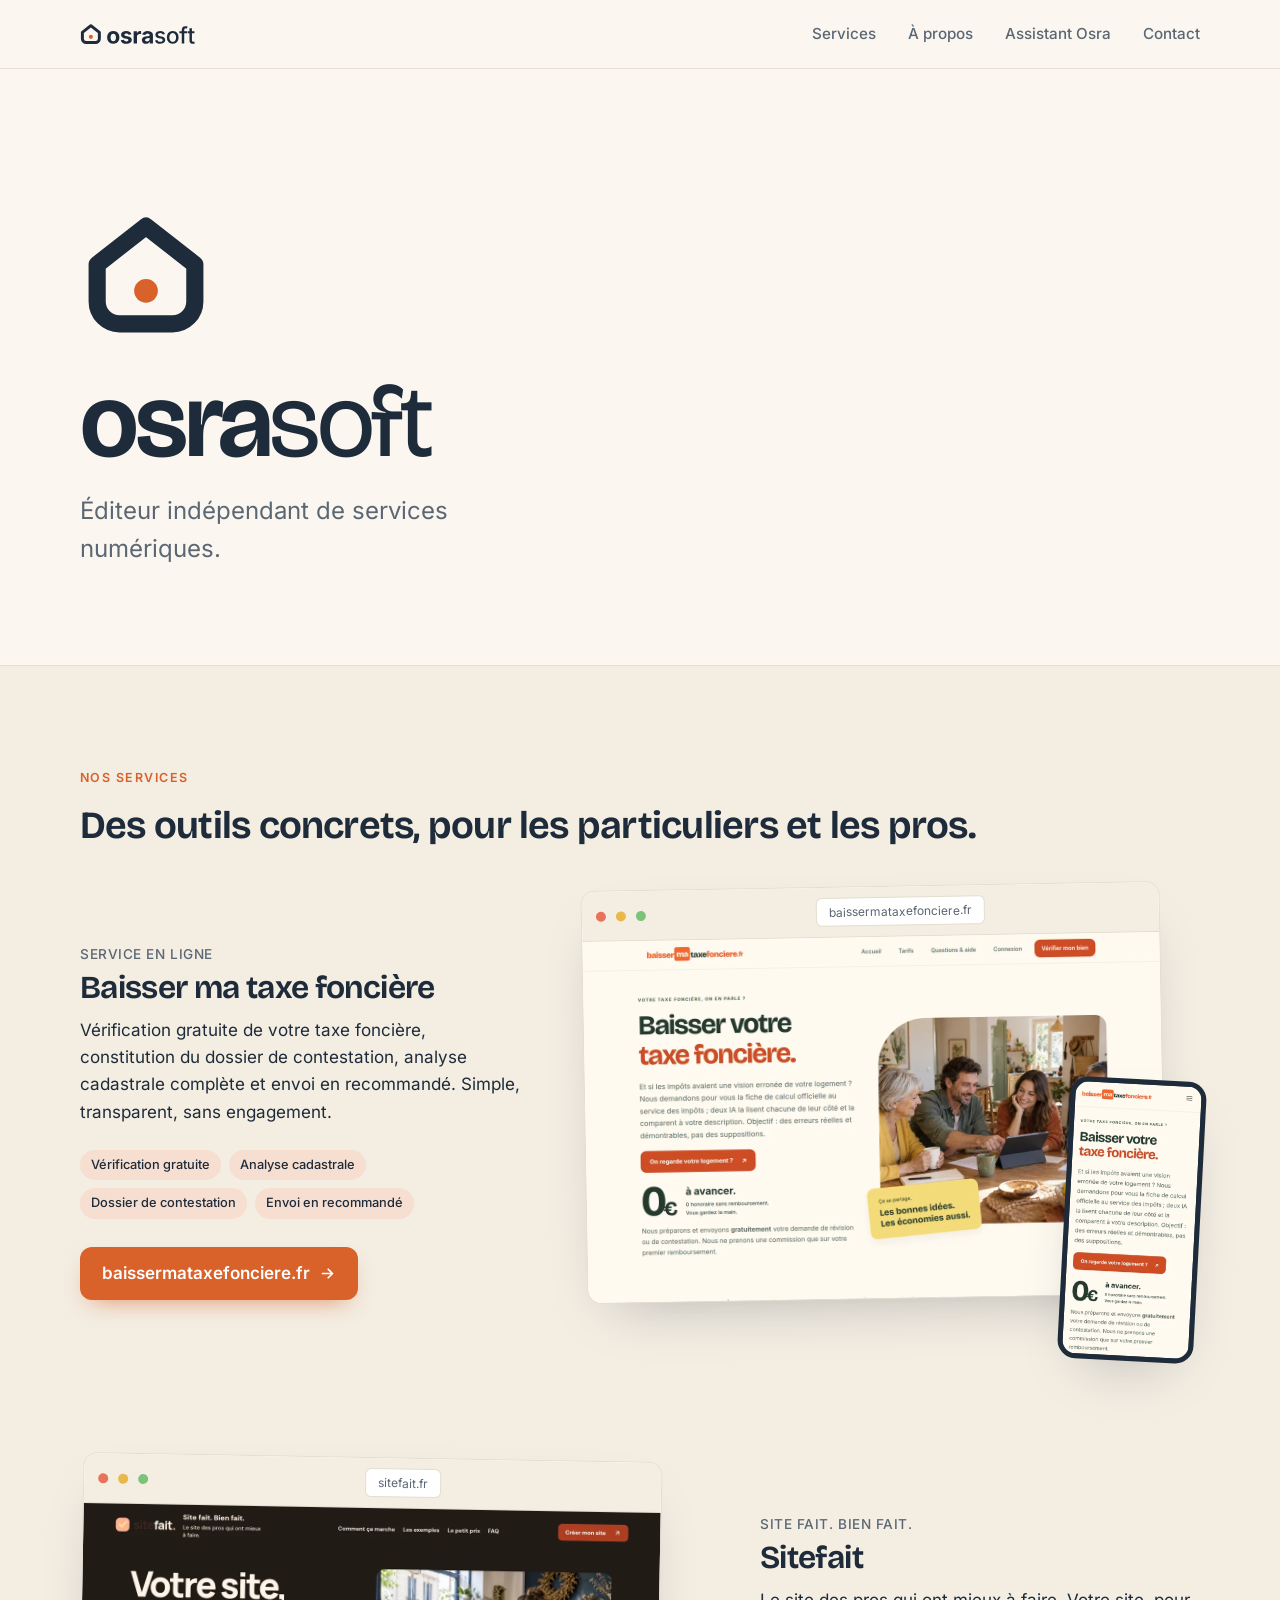
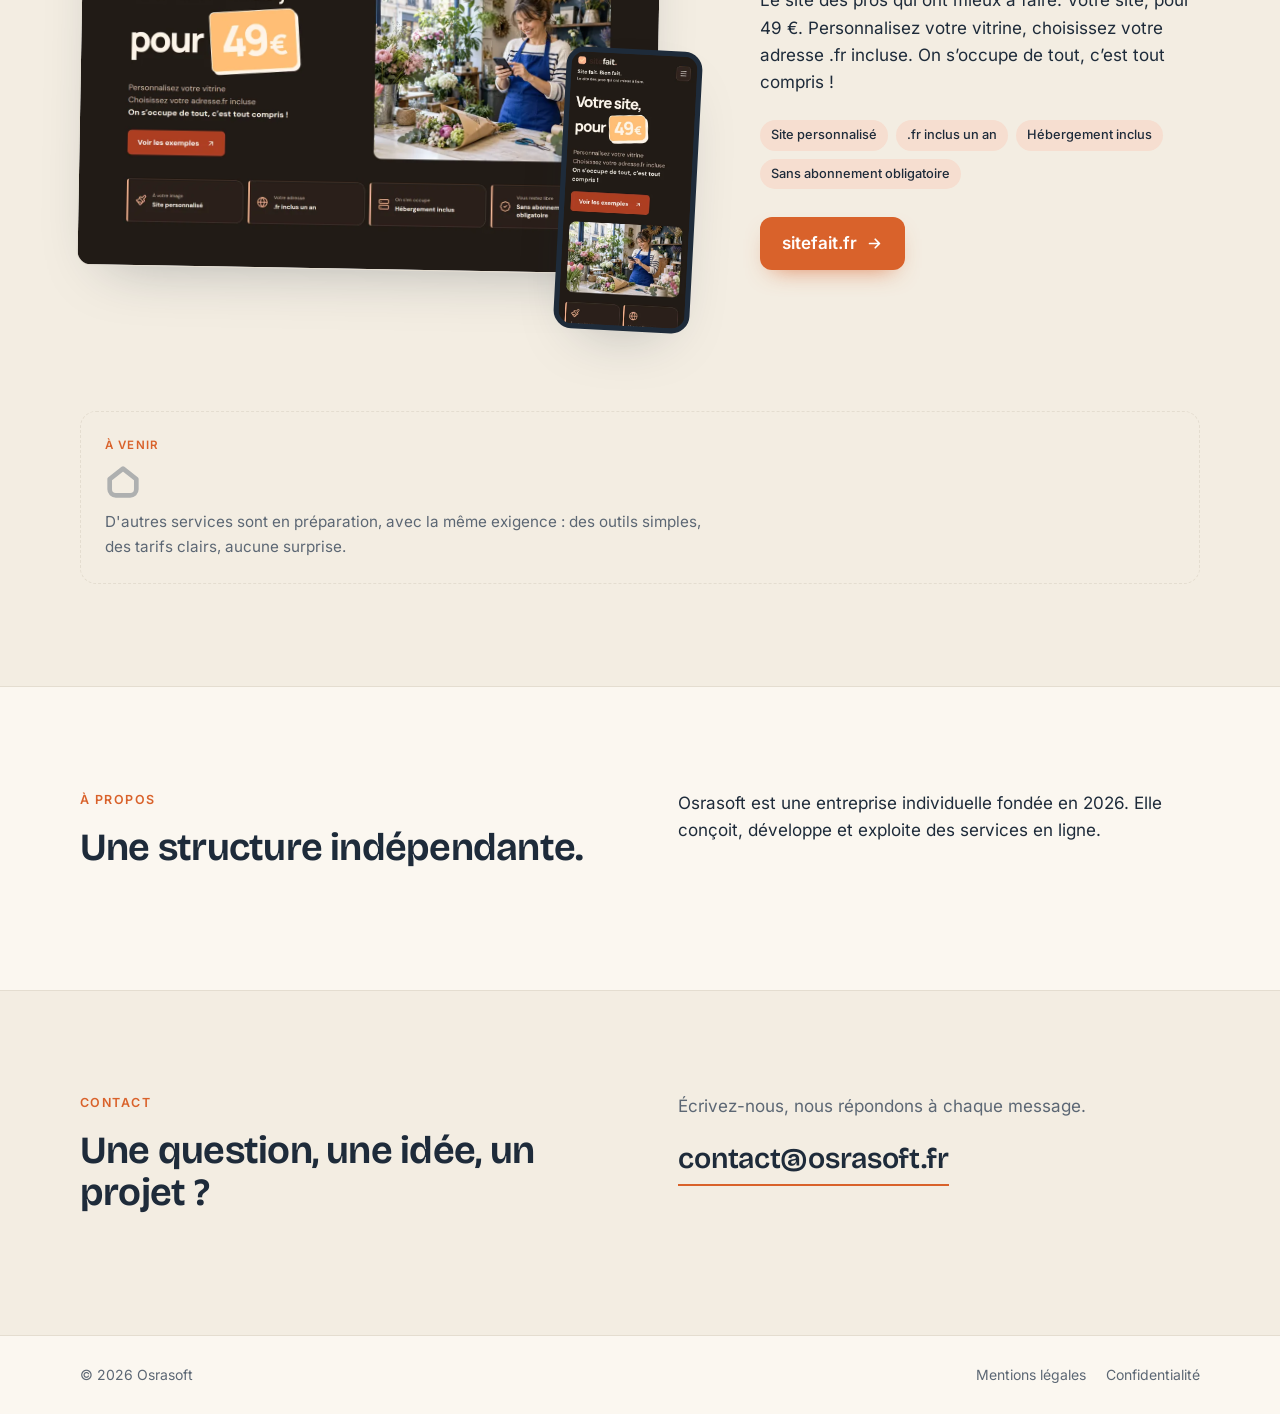
<file: index.html>
<!DOCTYPE html>
<html lang="fr">
<head>
<meta charset="utf-8">
<meta name="viewport" content="width=device-width, initial-scale=1">
<title>Osrasoft · Éditeur indépendant de services numériques</title>
<meta name="description" content="Osrasoft est un éditeur indépendant de services numériques : Baisser ma taxe foncière et Sitefait.">
<link rel="canonical" href="https://osrasoft.fr/">
<meta name="theme-color" content="#FBF7F0" media="(prefers-color-scheme: light)">
<meta name="theme-color" content="#16202B" media="(prefers-color-scheme: dark)">
<meta property="og:type" content="website">
<meta property="og:title" content="Osrasoft">
<meta property="og:description" content="Éditeur indépendant de services numériques.">
<meta property="og:image" content="https://osrasoft.fr/assets/og.png">
<meta property="og:url" content="https://osrasoft.fr/">
<meta name="twitter:card" content="summary_large_image">
<link rel="icon" href="/favicon.svg" type="image/svg+xml">
<link rel="icon" href="/assets/favicon-32.png" sizes="32x32" type="image/png">
<link rel="apple-touch-icon" href="/assets/apple-touch-icon.png">
<link rel="preload" href="/assets/fonts/BricolageGrotesque-Variable.woff2" as="font" type="font/woff2" crossorigin>
<link rel="preload" href="/assets/fonts/Inter-Regular.woff2" as="font" type="font/woff2" crossorigin>
<link rel="stylesheet" href="/assets/site.css">
</head>
<body>

<header class="site-header">
  <div class="wrap">
    <a class="brand" href="/" aria-label="Osrasoft, accueil">
      <img class="logo-light" src="/assets/logo.svg" alt="Osrasoft" width="385" height="100">
      <img class="logo-dark" src="/assets/logo-dark.svg" alt="" aria-hidden="true" width="385" height="100">
    </a>
    <nav class="nav" aria-label="Navigation principale">
      <a href="#services">Services</a>
      <a href="#a-propos">À propos</a>
      <a class="nav-app" href="https://osradevice.osrasoft.fr/" rel="noopener">Assistant Osra</a>
      <a href="#contact">Contact</a>
    </nav>
  </div>
</header>

<main>
  <section class="hero" id="accueil">
    <div class="wrap">
      <img class="mark" src="/assets/mark.svg" alt="" aria-hidden="true" width="100" height="100">
      <h1>osra<span class="soft">soft</span></h1>
      <p class="tagline">Éditeur indépendant de services numériques.</p>
    </div>
  </section>

  <section id="services" class="alt">
    <div class="wrap">
      <p class="eyebrow">Nos services</p>
      <h2>Des outils concrets, pour les particuliers et les pros.</h2>
      <div class="service" style="margin-top: 2.5rem">
        <div>
          <h3><small>Service en ligne</small>Baisser ma taxe foncière</h3>
          <p>Vérification gratuite de votre taxe foncière, constitution du dossier de contestation, analyse cadastrale complète et envoi en recommandé. Simple, transparent, sans engagement.</p>
          <div class="tags">
            <span>Vérification gratuite</span>
            <span>Analyse cadastrale</span>
            <span>Dossier de contestation</span>
            <span>Envoi en recommandé</span>
          </div>
          <a class="btn" href="https://baissermataxefonciere.fr" rel="noopener">
            baissermataxefonciere.fr
            <svg viewBox="0 0 24 24" fill="none" stroke="currentColor" stroke-width="2.4" stroke-linecap="round" stroke-linejoin="round" aria-hidden="true"><path d="M5 12h14M13 6l6 6-6 6"/></svg>
          </a>
        </div>
        <a class="preview" href="https://baissermataxefonciere.fr" rel="noopener" aria-label="Voir le site baissermataxefonciere.fr">
          <div class="browser">
            <div class="browser-bar"><i></i><i></i><i></i><span>baissermataxefonciere.fr</span></div>
            <img src="/assets/bmtf-desktop.webp" alt="Page d'accueil de baissermataxefonciere.fr" width="1200" height="750" loading="lazy">
          </div>
          <div class="phone">
            <img src="/assets/bmtf-mobile.webp" alt="" aria-hidden="true" width="390" height="844" loading="lazy">
          </div>
        </a>
      </div>

      <div class="service service-reverse">
        <div>
          <h3><small>Site fait. Bien fait.</small>Sitefait</h3>
          <p>Le site des pros qui ont mieux à faire. Votre site, pour 49 €. Personnalisez votre vitrine, choisissez votre adresse .fr incluse. On s’occupe de tout, c’est tout compris !</p>
          <div class="tags">
            <span>Site personnalisé</span>
            <span>.fr inclus un an</span>
            <span>Hébergement inclus</span>
            <span>Sans abonnement obligatoire</span>
          </div>
          <a class="btn" href="https://sitefait.fr" rel="noopener">
            sitefait.fr
            <svg viewBox="0 0 24 24" fill="none" stroke="currentColor" stroke-width="2.4" stroke-linecap="round" stroke-linejoin="round" aria-hidden="true"><path d="M5 12h14M13 6l6 6-6 6"/></svg>
          </a>
        </div>
        <a class="preview" href="https://sitefait.fr" rel="noopener" aria-label="Voir le site sitefait.fr">
          <div class="browser">
            <div class="browser-bar"><i></i><i></i><i></i><span>sitefait.fr</span></div>
            <img src="/assets/sitefait-desktop.webp" alt="Page d'accueil de sitefait.fr" width="1200" height="750" loading="lazy">
          </div>
          <div class="phone">
            <img src="/assets/sitefait-mobile.webp" alt="" aria-hidden="true" width="390" height="844" loading="lazy">
          </div>
        </a>
      </div>

      <div class="upcoming">
        <div class="card">
          <span class="pill">À venir</span>
          <svg class="mark-outline" viewBox="0 0 100 100" aria-hidden="true"><path d="M50 13 L87 42 L87 70 A17 17 0 0 1 70 87 L30 87 A17 17 0 0 1 13 70 L13 42 Z" fill="none" stroke="currentColor" stroke-width="13" stroke-linejoin="round"/></svg>
          <p>D'autres services sont en préparation, avec la même exigence : des outils simples, des tarifs clairs, aucune surprise.</p>
        </div>
      </div>
    </div>
  </section>

  <section id="a-propos">
    <div class="wrap two-col">
      <div>
        <p class="eyebrow">À propos</p>
        <h2>Une structure indépendante.</h2>
      </div>
      <div>
        <p>Osrasoft est une entreprise individuelle fondée en 2026. Elle conçoit, développe et exploite des services en ligne.</p>
      </div>
    </div>
  </section>

  <section id="contact" class="alt">
    <div class="wrap two-col">
      <div>
        <p class="eyebrow">Contact</p>
        <h2>Une question, une idée, un projet ?</h2>
      </div>
      <div>
        <p class="muted">Écrivez-nous, nous répondons à chaque message.</p>
        <a class="contact-mail" href="mailto:contact@osrasoft.fr">contact@osrasoft.fr</a>
      </div>
    </div>
  </section>
</main>

<footer class="site-footer">
  <div class="wrap">
    <span>© 2026 Osrasoft</span>
    <nav aria-label="Pages légales">
      <a href="/mentions-legales.html">Mentions légales</a>
      <a href="/confidentialite.html">Confidentialité</a>
    </nav>
  </div>
</footer>

</body>
</html>
</file>
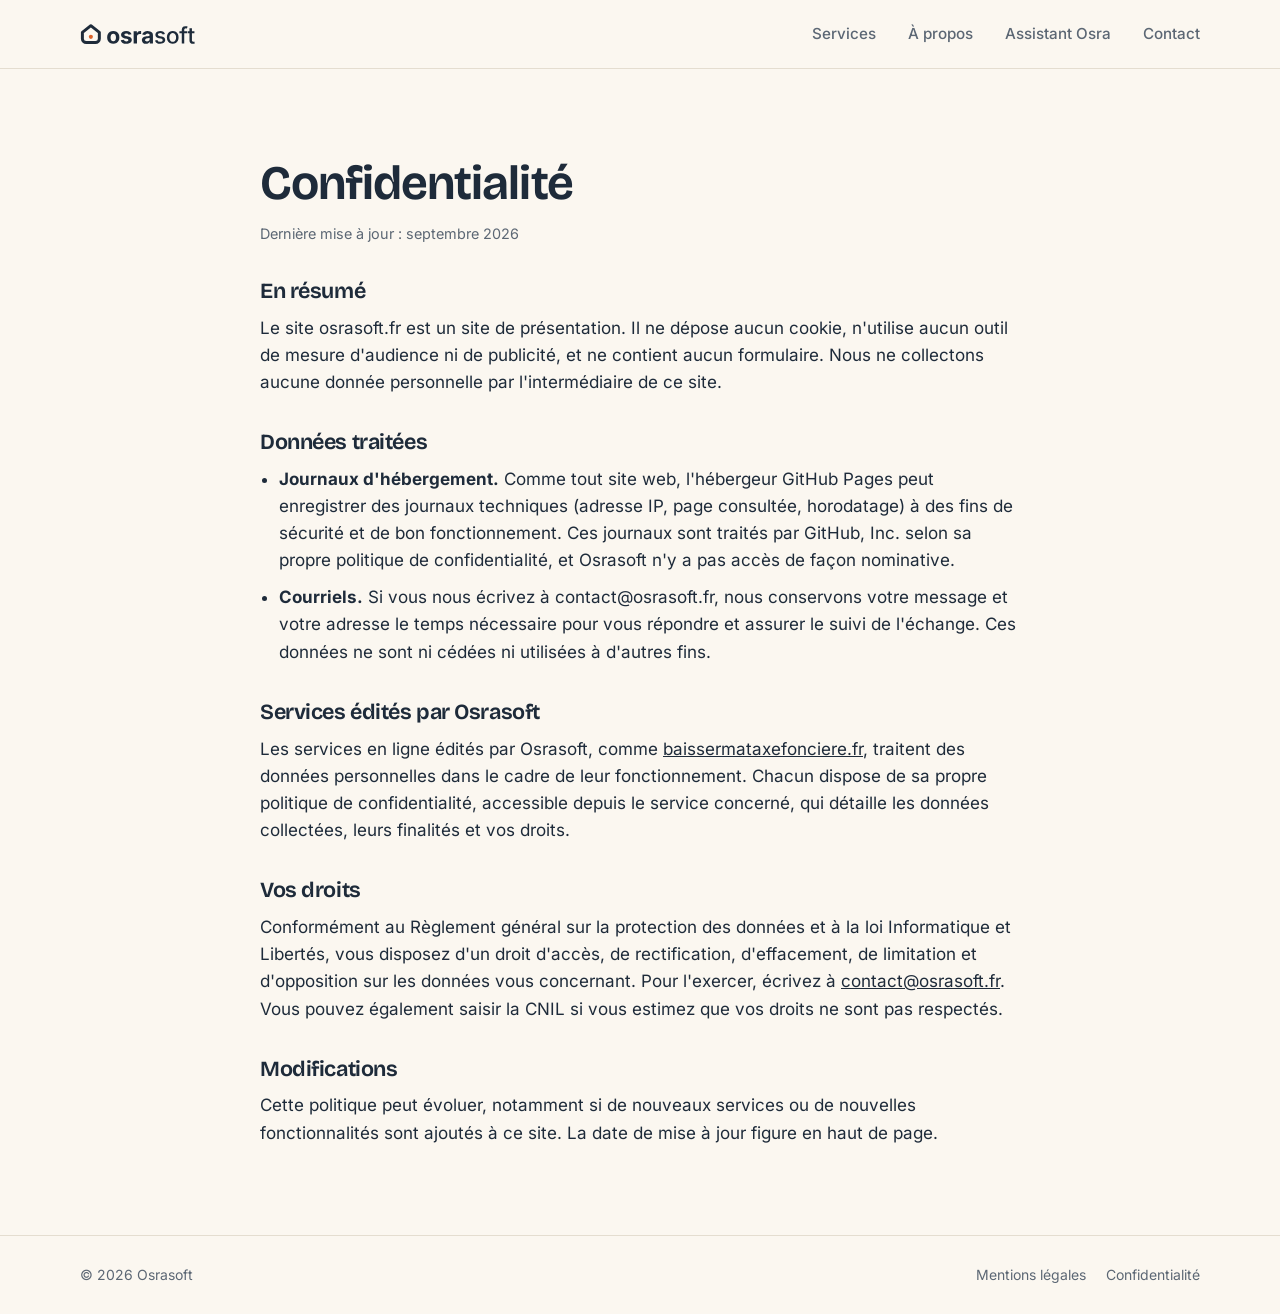
<file: confidentialite.html>
<!DOCTYPE html>
<html lang="fr">
<head>
<meta charset="utf-8">
<meta name="viewport" content="width=device-width, initial-scale=1">
<title>Confidentialité · Osrasoft</title>
<meta name="description" content="Politique de confidentialité du site osrasoft.fr.">
<meta name="robots" content="noindex, follow">
<link rel="canonical" href="https://osrasoft.fr/confidentialite.html">
<link rel="icon" href="/favicon.svg" type="image/svg+xml">
<link rel="apple-touch-icon" href="/assets/apple-touch-icon.png">
<link rel="stylesheet" href="/assets/site.css">
</head>
<body>

<header class="site-header">
  <div class="wrap">
    <a class="brand" href="/" aria-label="Osrasoft, accueil">
      <img class="logo-light" src="/assets/logo.svg" alt="Osrasoft" width="385" height="100">
      <img class="logo-dark" src="/assets/logo-dark.svg" alt="" aria-hidden="true" width="385" height="100">
    </a>
    <nav class="nav" aria-label="Navigation principale">
      <a href="/#services">Services</a>
      <a href="/#a-propos">À propos</a>
      <a class="nav-app" href="https://osradevice.osrasoft.fr/" rel="noopener">Assistant Osra</a>
      <a href="/#contact">Contact</a>
    </nav>
  </div>
</header>

<main class="legal">
  <div class="wrap">
    <h1>Confidentialité</h1>
    <p class="updated">Dernière mise à jour : septembre 2026</p>

    <h2>En résumé</h2>
    <p>Le site osrasoft.fr est un site de présentation. Il ne dépose aucun cookie, n'utilise aucun outil de mesure d'audience ni de publicité, et ne contient aucun formulaire. Nous ne collectons aucune donnée personnelle par l'intermédiaire de ce site.</p>

    <h2>Données traitées</h2>
    <ul>
      <li><strong>Journaux d'hébergement.</strong> Comme tout site web, l'hébergeur GitHub Pages peut enregistrer des journaux techniques (adresse IP, page consultée, horodatage) à des fins de sécurité et de bon fonctionnement. Ces journaux sont traités par GitHub, Inc. selon sa propre politique de confidentialité, et Osrasoft n'y a pas accès de façon nominative.</li>
      <li><strong>Courriels.</strong> Si vous nous écrivez à contact@osrasoft.fr, nous conservons votre message et votre adresse le temps nécessaire pour vous répondre et assurer le suivi de l'échange. Ces données ne sont ni cédées ni utilisées à d'autres fins.</li>
    </ul>

    <h2>Services édités par Osrasoft</h2>
    <p>Les services en ligne édités par Osrasoft, comme <a href="https://baissermataxefonciere.fr" rel="noopener">baissermataxefonciere.fr</a>, traitent des données personnelles dans le cadre de leur fonctionnement. Chacun dispose de sa propre politique de confidentialité, accessible depuis le service concerné, qui détaille les données collectées, leurs finalités et vos droits.</p>

    <h2>Vos droits</h2>
    <p>Conformément au Règlement général sur la protection des données et à la loi Informatique et Libertés, vous disposez d'un droit d'accès, de rectification, d'effacement, de limitation et d'opposition sur les données vous concernant. Pour l'exercer, écrivez à <a href="mailto:contact@osrasoft.fr">contact@osrasoft.fr</a>. Vous pouvez également saisir la CNIL si vous estimez que vos droits ne sont pas respectés.</p>

    <h2>Modifications</h2>
    <p>Cette politique peut évoluer, notamment si de nouveaux services ou de nouvelles fonctionnalités sont ajoutés à ce site. La date de mise à jour figure en haut de page.</p>
  </div>
</main>

<footer class="site-footer">
  <div class="wrap">
    <span>© 2026 Osrasoft</span>
    <nav aria-label="Pages légales">
      <a href="/mentions-legales.html">Mentions légales</a>
      <a href="/confidentialite.html">Confidentialité</a>
    </nav>
  </div>
</footer>

</body>
</html>
</file>
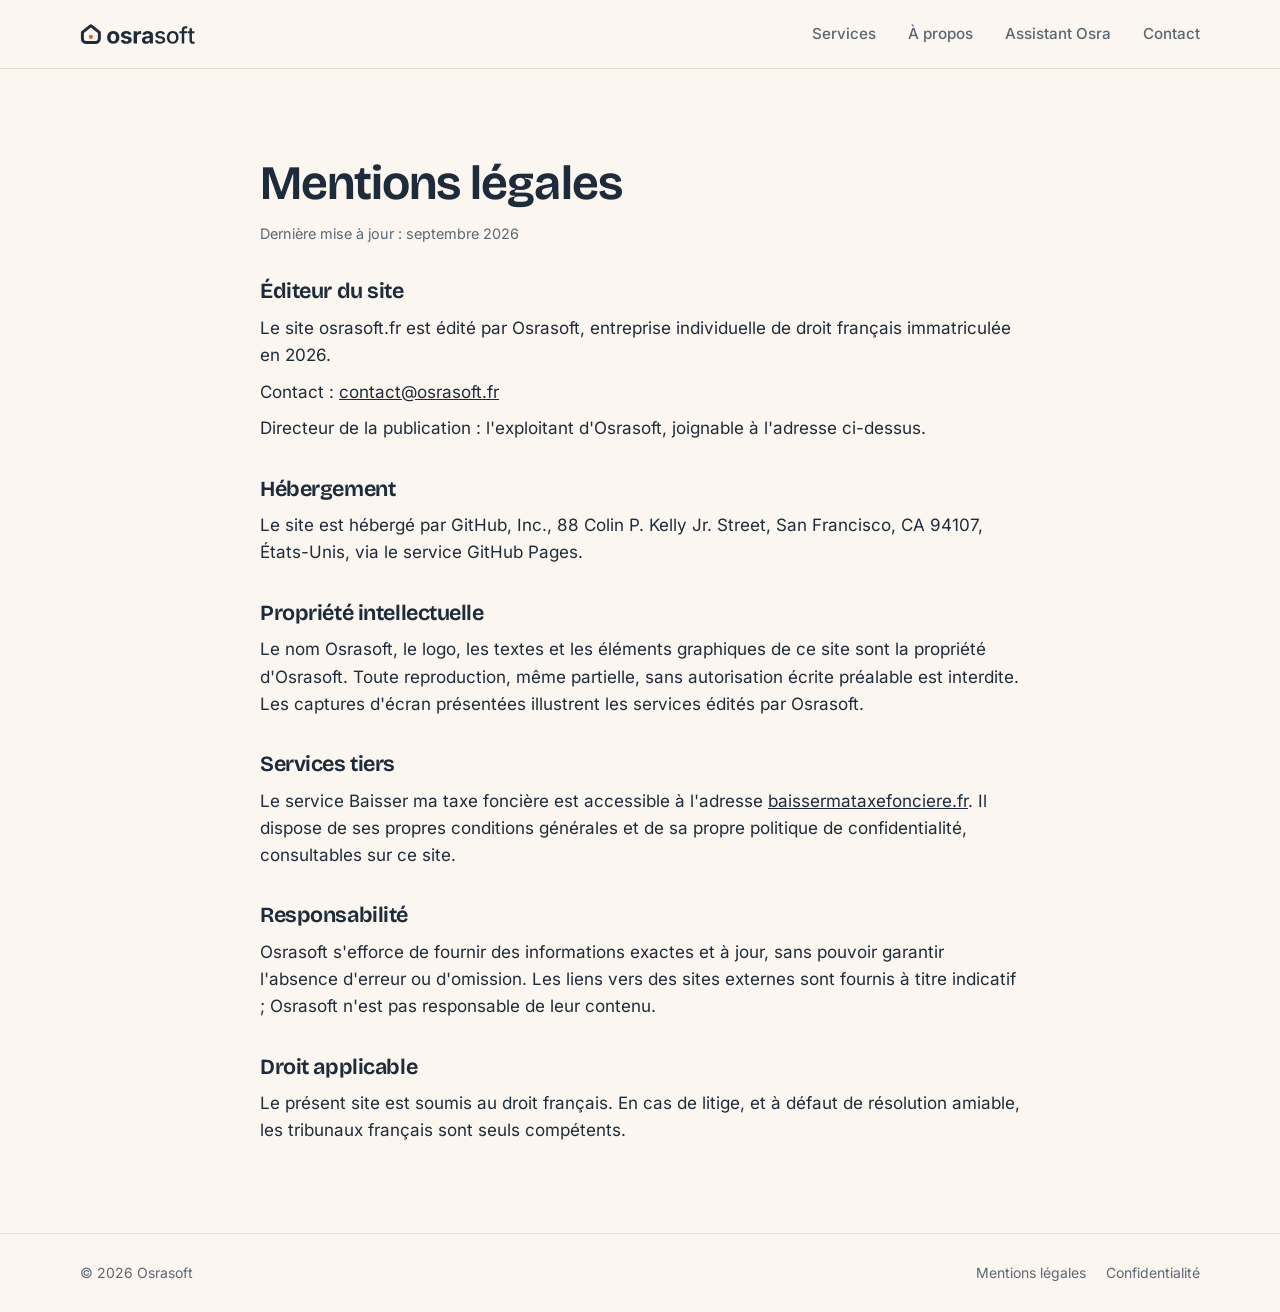
<file: mentions-legales.html>
<!DOCTYPE html>
<html lang="fr">
<head>
<meta charset="utf-8">
<meta name="viewport" content="width=device-width, initial-scale=1">
<title>Mentions légales · Osrasoft</title>
<meta name="description" content="Mentions légales du site osrasoft.fr.">
<meta name="robots" content="noindex, follow">
<link rel="canonical" href="https://osrasoft.fr/mentions-legales.html">
<link rel="icon" href="/favicon.svg" type="image/svg+xml">
<link rel="apple-touch-icon" href="/assets/apple-touch-icon.png">
<link rel="stylesheet" href="/assets/site.css">
</head>
<body>

<header class="site-header">
  <div class="wrap">
    <a class="brand" href="/" aria-label="Osrasoft, accueil">
      <img class="logo-light" src="/assets/logo.svg" alt="Osrasoft" width="385" height="100">
      <img class="logo-dark" src="/assets/logo-dark.svg" alt="" aria-hidden="true" width="385" height="100">
    </a>
    <nav class="nav" aria-label="Navigation principale">
      <a href="/#services">Services</a>
      <a href="/#a-propos">À propos</a>
      <a class="nav-app" href="https://osradevice.osrasoft.fr/" rel="noopener">Assistant Osra</a>
      <a href="/#contact">Contact</a>
    </nav>
  </div>
</header>

<main class="legal">
  <div class="wrap">
    <h1>Mentions légales</h1>
    <p class="updated">Dernière mise à jour : septembre 2026</p>

    <h2>Éditeur du site</h2>
    <p>Le site osrasoft.fr est édité par Osrasoft, entreprise individuelle de droit français immatriculée en 2026.</p>
    <p>Contact : <a href="mailto:contact@osrasoft.fr">contact@osrasoft.fr</a></p>
    <p>Directeur de la publication : l'exploitant d'Osrasoft, joignable à l'adresse ci-dessus.</p>

    <h2>Hébergement</h2>
    <p>Le site est hébergé par GitHub, Inc., 88 Colin P. Kelly Jr. Street, San Francisco, CA 94107, États-Unis, via le service GitHub Pages.</p>

    <h2>Propriété intellectuelle</h2>
    <p>Le nom Osrasoft, le logo, les textes et les éléments graphiques de ce site sont la propriété d'Osrasoft. Toute reproduction, même partielle, sans autorisation écrite préalable est interdite. Les captures d'écran présentées illustrent les services édités par Osrasoft.</p>

    <h2>Services tiers</h2>
    <p>Le service Baisser ma taxe foncière est accessible à l'adresse <a href="https://baissermataxefonciere.fr" rel="noopener">baissermataxefonciere.fr</a>. Il dispose de ses propres conditions générales et de sa propre politique de confidentialité, consultables sur ce site.</p>

    <h2>Responsabilité</h2>
    <p>Osrasoft s'efforce de fournir des informations exactes et à jour, sans pouvoir garantir l'absence d'erreur ou d'omission. Les liens vers des sites externes sont fournis à titre indicatif ; Osrasoft n'est pas responsable de leur contenu.</p>

    <h2>Droit applicable</h2>
    <p>Le présent site est soumis au droit français. En cas de litige, et à défaut de résolution amiable, les tribunaux français sont seuls compétents.</p>
  </div>
</main>

<footer class="site-footer">
  <div class="wrap">
    <span>© 2026 Osrasoft</span>
    <nav aria-label="Pages légales">
      <a href="/mentions-legales.html">Mentions légales</a>
      <a href="/confidentialite.html">Confidentialité</a>
    </nav>
  </div>
</footer>

</body>
</html>
</file>
<file: assets/site.css>
@font-face {
  font-family: "Bricolage Grotesque";
  src: url("/assets/fonts/BricolageGrotesque-Variable.woff2") format("woff2");
  font-weight: 200 800;
  font-display: swap;
}
@font-face { font-family: Inter; src: url("/assets/fonts/Inter-Regular.woff2") format("woff2"); font-weight: 400; font-display: swap; }
@font-face { font-family: Inter; src: url("/assets/fonts/Inter-Medium.woff2") format("woff2"); font-weight: 500; font-display: swap; }
@font-face { font-family: Inter; src: url("/assets/fonts/Inter-SemiBold.woff2") format("woff2"); font-weight: 600; font-display: swap; }
@font-face { font-family: Inter; src: url("/assets/fonts/Inter-Bold.woff2") format("woff2"); font-weight: 700; font-display: swap; }

:root {
  color-scheme: light dark;
  --ink: #1E2B3A;
  --accent: #D9622B;
  --accent-soft: #F6DED0;
  --cream: #FBF7F0;

  --bg: var(--cream);
  --bg-alt: #F3EDE2;
  --surface: #FFFFFF;
  --fg: var(--ink);
  --muted: #5C6774;
  --line: #E4DDD0;
  --shadow: 0 24px 60px -30px rgba(30, 43, 58, .35);

  --font-head: "Bricolage Grotesque", Inter, system-ui, sans-serif;
  --font-body: Inter, system-ui, -apple-system, "Segoe UI", Roboto, sans-serif;
  --wrap: 1120px;
  --gutter: clamp(16px, 4vw, 40px);
}
@media (prefers-color-scheme: dark) {
  :root {
    --bg: #16202B;
    --bg-alt: var(--ink);
    --surface: #23303F;
    --fg: var(--cream);
    --muted: #A9B3BF;
    --line: #34424F;
    --accent-soft: #4A2E22;
    --shadow: 0 24px 60px -30px rgba(0, 0, 0, .7);
  }
}

* { box-sizing: border-box; margin: 0; padding: 0; }
html { scroll-behavior: smooth; -webkit-text-size-adjust: 100%; }
body {
  font-family: var(--font-body);
  font-size: 17px;
  line-height: 1.6;
  color: var(--fg);
  background: var(--bg);
  overflow-x: hidden;
}
img { max-width: 100%; display: block; }
a { color: inherit; }
h1, h2, h3 { font-family: var(--font-head); line-height: 1.1; letter-spacing: -0.02em; font-weight: 650; }
h2 { font-size: clamp(1.7rem, 3.2vw, 2.4rem); margin-bottom: .5em; }
h3 { font-size: 1.25rem; }
p { max-width: 62ch; }
.wrap { width: min(var(--wrap), 100% - 2 * var(--gutter)); margin-inline: auto; }
.muted { color: var(--muted); }
.eyebrow {
  font-size: .78rem; font-weight: 600; letter-spacing: .12em; text-transform: uppercase;
  color: var(--accent); margin-bottom: 1rem;
}
.sr-only { position: absolute; width: 1px; height: 1px; overflow: hidden; clip: rect(0 0 0 0); white-space: nowrap; }

/* header */
.site-header {
  position: sticky; top: 0; z-index: 10;
  background: color-mix(in srgb, var(--bg) 85%, transparent);
  backdrop-filter: blur(10px); -webkit-backdrop-filter: blur(10px);
  border-bottom: 1px solid var(--line);
}
.site-header .wrap { display: flex; align-items: center; justify-content: space-between; height: 68px; }
.brand { display: inline-flex; align-items: center; text-decoration: none; }
.brand img { height: 30px; width: auto; }
.brand .logo-dark { display: none; }
@media (prefers-color-scheme: dark) { .brand .logo-light { display: none; } .brand .logo-dark { display: block; } }
.nav { display: flex; gap: clamp(14px, 3vw, 32px); font-size: .95rem; font-weight: 500; }
.nav a { text-decoration: none; color: var(--muted); }
.nav a:hover { color: var(--accent); }
@media (max-width: 560px) { .nav a:not(:last-child):not(.nav-app) { display: none; } }

/* hero */
.hero { padding: clamp(64px, 12vw, 140px) 0 clamp(48px, 8vw, 96px); position: relative; }
.hero h1 { font-size: clamp(3rem, 9vw, 6.5rem); letter-spacing: -0.035em; line-height: .95; }
.hero h1 .soft { font-weight: 400; }
.hero .tagline { font-size: clamp(1.15rem, 2.4vw, 1.5rem); margin-top: 1.25rem; color: var(--muted); max-width: 30ch; }
.hero .mark { width: clamp(84px, 12vw, 132px); height: auto; margin-bottom: 2rem; }

/* sections */
section { padding: clamp(56px, 8vw, 104px) 0; }
section + section { border-top: 1px solid var(--line); }
.alt { background: var(--bg-alt); }

/* service card */
.service > * { min-width: 0; }
.service {
  display: grid; gap: clamp(28px, 5vw, 64px);
  grid-template-columns: 1fr;
  align-items: center;
}
@media (min-width: 900px) { .service { grid-template-columns: 5fr 7fr; } }
.service + .service { margin-top: clamp(56px, 8vw, 96px); }
@media (min-width: 900px) {
  .service-reverse { grid-template-columns: 7fr 5fr; }
  .service-reverse > .preview { order: -1; }
  .service-reverse .browser { transform: rotate(1deg); }
}
.service h3 { font-size: clamp(1.5rem, 2.6vw, 2rem); margin-bottom: .75rem; }
.service h3 small { display: block; font-family: var(--font-body); font-size: .85rem; font-weight: 500; color: var(--muted); letter-spacing: .04em; text-transform: uppercase; margin-bottom: .5rem; }
.service p { margin-bottom: 1.5rem; }
.tags { display: flex; flex-wrap: wrap; gap: 8px; margin-bottom: 1.75rem; }
.tags span { font-size: .8rem; font-weight: 500; padding: 5px 11px; border-radius: 999px; background: var(--accent-soft); color: var(--fg); }
.btn {
  display: inline-flex; align-items: center; gap: .55em;
  background: var(--accent); color: #fff; text-decoration: none; font-weight: 600;
  padding: 13px 22px; border-radius: 12px; transition: transform .15s, box-shadow .15s;
  box-shadow: 0 10px 24px -12px rgba(217, 98, 43, .8);
}
.btn:hover { transform: translateY(-1px); box-shadow: 0 14px 28px -12px rgba(217, 98, 43, .9); }
.btn svg { width: 1em; height: 1em; }

/* browser mockup */
.preview { display: block; position: relative; padding-bottom: 10%; padding-right: 6%; text-decoration: none; }
.browser {
  background: var(--surface); border: 1px solid var(--line); border-radius: 14px;
  overflow: hidden; box-shadow: var(--shadow);
  transform: rotate(-1deg); transition: transform .3s;
}
.preview:hover .browser { transform: rotate(0deg); }
.browser-bar { display: flex; align-items: center; gap: 10px; padding: 10px 14px; border-bottom: 1px solid var(--line); background: var(--bg-alt); }
.browser-bar i { width: 10px; height: 10px; border-radius: 50%; background: var(--line); display: block; }
.browser-bar i:first-child { background: #E8735A; }
.browser-bar i:nth-child(2) { background: #E9B84A; }
.browser-bar i:nth-child(3) { background: #7BC37B; }
.browser-bar span { margin-left: auto; margin-right: auto; font-size: .75rem; color: var(--muted); background: var(--surface); padding: 4px 12px; border-radius: 6px; border: 1px solid var(--line); }
.browser img { aspect-ratio: 1440 / 900; object-fit: cover; object-position: top; width: 100%; height: auto; }
.phone {
  position: absolute; right: 0; bottom: 0; width: 22%; min-width: 88px;
  border-radius: 18px; overflow: hidden; border: 5px solid var(--ink);
  background: var(--ink); box-shadow: var(--shadow);
  transform: rotate(3deg);
}
.phone img { aspect-ratio: 390 / 844; object-fit: cover; object-position: top; width: 100%; height: auto; }

/* upcoming */
.upcoming { display: grid; gap: 16px; grid-template-columns: repeat(auto-fit, minmax(240px, 1fr)); margin-top: clamp(48px, 7vw, 80px); }
.upcoming .card {
  border: 1px dashed var(--line); border-radius: 16px; padding: 24px;
  color: var(--muted); font-size: .95rem; display: flex; flex-direction: column; gap: 10px;
  min-height: 150px;
}
.upcoming .card .pill { align-self: flex-start; font-size: .72rem; font-weight: 600; letter-spacing: .1em; text-transform: uppercase; color: var(--accent); }
.upcoming .card .mark-outline { width: 36px; height: 36px; opacity: .45; }

/* about + contact */
.two-col { display: grid; gap: clamp(32px, 6vw, 96px); grid-template-columns: 1fr; }
@media (min-width: 820px) { .two-col { grid-template-columns: 1fr 1fr; } }
.contact-mail {
  display: inline-block; margin-top: 1rem; font-family: var(--font-head); font-weight: 600;
  font-size: clamp(1.3rem, 2.6vw, 1.8rem); text-decoration: none; letter-spacing: -0.01em;
  border-bottom: 2px solid var(--accent); padding-bottom: 2px;
}
.contact-mail:hover { color: var(--accent); }

/* footer */
.site-footer { border-top: 1px solid var(--line); padding: 28px 0; font-size: .875rem; color: var(--muted); }
.site-footer .wrap { display: flex; flex-wrap: wrap; gap: 8px 20px; align-items: center; justify-content: space-between; }
.site-footer nav { display: flex; gap: 20px; }
.site-footer a { text-decoration: none; }
.site-footer a:hover { color: var(--accent); }

/* legal pages */
.legal { padding: clamp(48px, 7vw, 88px) 0; }
.legal .wrap { max-width: 760px; }
.legal h1 { font-size: clamp(2rem, 5vw, 3rem); margin-bottom: .25em; }
.legal h2 { font-size: 1.35rem; margin-top: 2.2rem; }
.legal p, .legal li { margin-top: .6rem; max-width: none; }
.legal ul { padding-left: 1.2rem; }
.legal .updated { color: var(--muted); font-size: .9rem; margin-bottom: 1.5rem; }
</file>
